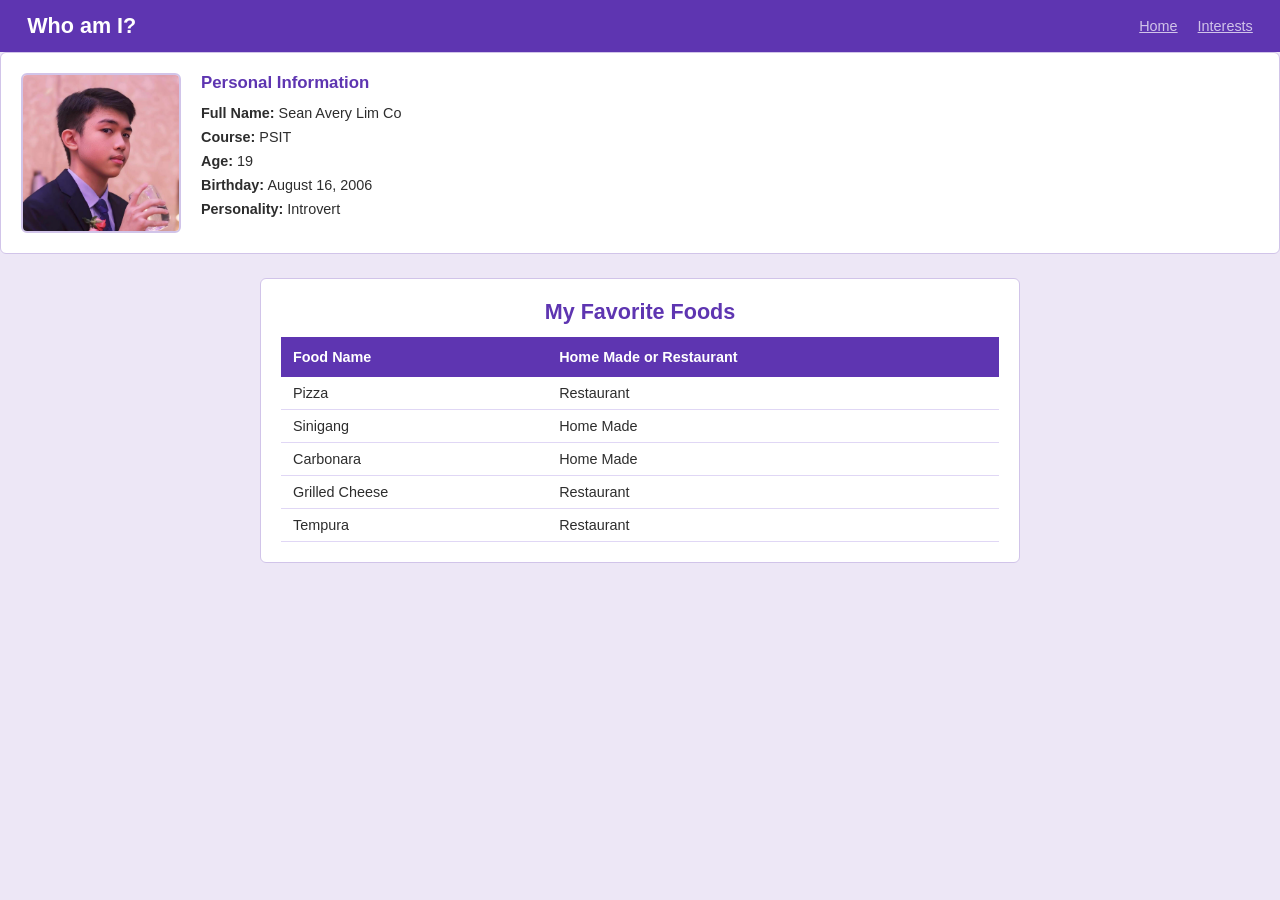
<file: index.html>
<!DOCTYPE html>
<html>
<head>
  <title>Sean Avery Lim Co</title>
  <link rel="stylesheet" href="style.css">
</head>

<body>
  <header id="header">
    <h2>Who am I?</h2>
    <nav id="nav">
      <a href="index.html">Home</a>
      <a href="interests.html">Interests</a>
    </nav>
  </header>

    <section class="card" id="introduction">
      <img id="introduction-photo" src="me.png" alt="Sean Avery Lim Co">
      <div id="Information">
        <h3>Personal Information</h3>
        <div class="spacing"><span class="bold">Full Name:</span> Sean Avery Lim Co</div>
        <div class="spacing"><span class="bold">Course:</span> PSIT</div>
        <div class="spacing"><span class="bold">Age:</span> 19</div> 
        <div class="spacing"><span class="bold">Birthday:</span> August 16, 2006 </div>
        <div class="spacing"><span class="bold">Personality:</span> Introvert</div>
      </div>
    </section>


    <main id="separator">
    <section class="card" id="foods">
      <h2>My Favorite Foods</h2>
      <table id="foods-table">
        <thead>
          <tr>
            <th>Food Name</th>
            <th>Home Made or Restaurant</th>
          </tr>
        </thead>
        <tbody>
          <tr><td>Pizza</td><td>Restaurant</td></tr>
          <tr><td>Sinigang</td><td>Home Made</td></tr>
          <tr><td>Carbonara</td><td>Home Made</td></tr>
          <tr><td>Grilled Cheese</td><td>Restaurant</td></tr>
          <tr><td>Tempura</td><td>Restaurant</td></tr>
        </tbody>
      </table>
    </section>
  </main>

</body>
</html>
</file>
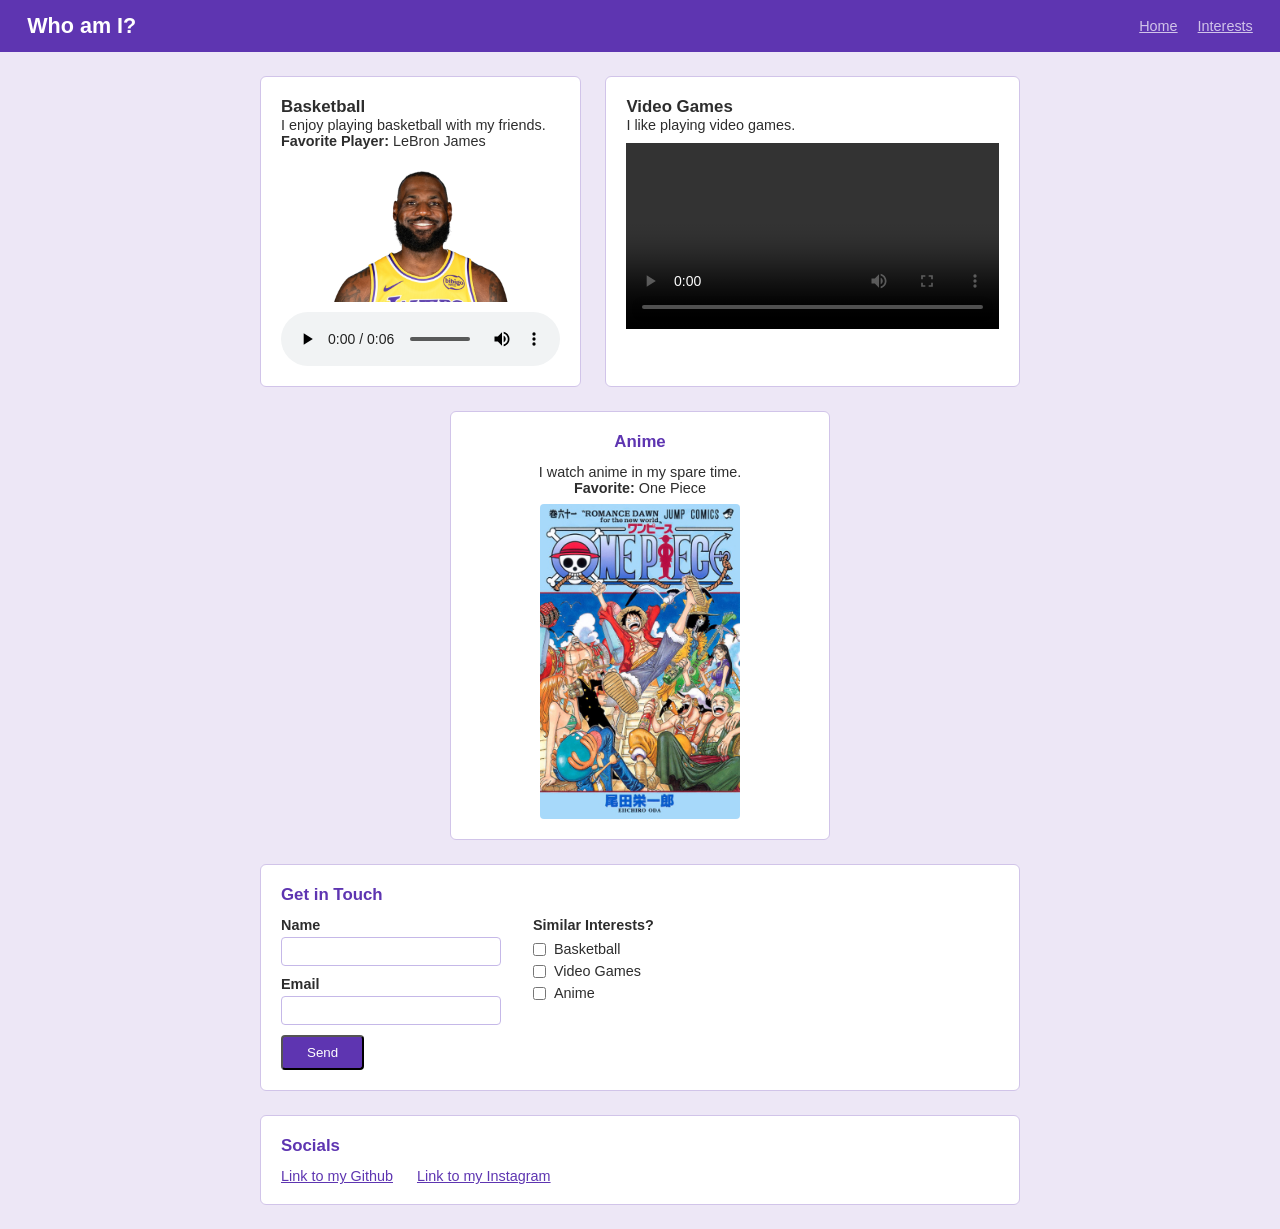
<file: interests.html>
<!DOCTYPE html>
<html>
<head>
  <title>Sean Avery Lim Co — Interests</title>
  <link rel="stylesheet" href="style.css">
</head>

<body>
  <header id="header">
    <h2>Who am I?</h2>
    <nav id="nav">
      <a href="index.html">Home</a>
      <a href="interests.html">Interests</a>
    </nav>
  </header>

  <main id="separator">
    <div id="first-row">
      <article class="interest-card" id="basketball">
        <h3>Basketball</h3>
        <p>I enjoy playing basketball with my friends.</p>
        <div class="spacing"><span class="bold">Favorite Player:</span> LeBron James</div>
        <img src="Lebron.png" alt="LeBron James" width="200">
        <audio controls>
          <source src="Basketball.mp3" type="audio/mpeg">
        </audio>
      </article>

      <article class="interest-card" id="videogames">
        <h3>Video Games</h3>
        <p>I like playing video games.</p>
        <video controls width="400">
          <source src="Valorant.mp4" type="video/mp4">
        </video>
      </article>
    </div>

    <div id="second-row">
      <article class="card interest-card" id="anime">
        <h3>Anime</h3>
        <p>I watch anime in my spare time.</p>
        <div class="spacing"><span class="bold">Favorite:</span> One Piece</div>
        <img src="OnePiece.jpg" alt="One Piece" width="200">
      </article>
    </div>

    <section class="card" id="contact">
      <h3>Get in Touch</h3>
      <div id="contact-form">
        <div class="get-in-touch">
          <div class="contact">
            <label for="contact-name">Name</label>
            <input type="text" id="contact-name" name="name">
          </div>

          <div class="contact">
            <label for="contact-email">Email</label>
            <input type="email" id="contact-email" name="email">
          </div>
          <button id="button-send">Send</button>
        </div>

        <div class="contact-interests">
          <p>Similar Interests?</p>
          <div class="checkbox-row">
            <input type="checkbox" id="checkbox-basketball" name="basketball">
            <label for="checkbox-basketball">Basketball</label>
          </div>
          
          <div class="checkbox-row">
            <input type="checkbox" id="checkbox-videogames" name="videogames">
            <label for="checkbox-videogames">Video Games</label>
          </div>
          <div class="checkbox-row">
            <input type="checkbox" id="checkbox-anime" name="anime">
            <label for="checkbox-anime">Anime</label>
          </div>
        </div>
      </div>
    </section>

    <section class="card" id="socials">
      <h3>Socials</h3>
      <a class="social" href="https://github.com/SeanCo16" target="_blank">Link to my Github</a>
      <a class="social" href="https://www.instagram.com/seann.co/" target="_blank">Link to my Instagram</a>
    </section>

  </main>

</body>
</html>
</file>
<file: style.css>
* {
  box-sizing: border-box;
  margin: 0;
  padding: 0;
}
 
body {
  font-family: Arial, sans-serif;
  background-color: #ede7f6;
  color: #2d2d2d;
  font-size: 0.90rem;
}

#header {
  background-color: #5e35b1;
  padding: 0.8rem 1.7rem;
  display: flex;
  justify-content: space-between;
  align-items: center;
}
 
#header h2 {
  color: white;
}
 
#nav a {
  color: #d1c4e9;
  margin-left: 1rem;
}
 
#nav a:hover {
  color: white;
  text-decoration: underline;
}
 
#separator {
  max-width: 50rem;
  margin: 1.5rem auto;
  padding: 0 1.25rem;
  display: flex;
  flex-direction: column;
  gap: 1.5rem;
}
 
.card,
.interest-card {
  background-color: white;
  border: 1px solid #d1c4e9;
  border-radius: 6px;
  padding: 20px;
}
 
.card h2,
.card h3 {
  color: #5e35b1;
  margin-bottom: 12px;
}
 
#introduction {
  display: flex;
  gap: 20px;
}
 
#introduction-photo {
  width: 160px;
  height: 160px;
  border-radius: 6px;
  border: 2px solid #d1c4e9;
}
 
.spacing {
  margin-bottom: 8px;
}
 
.bold {
  font-weight: bold;
}
 
#foods h2 {
  text-align: center;
}
 
#foods-table {
  width: 100%;
  border-collapse: collapse;
}
 
#foods-table th {
  background-color: #5e35b1;
  color: white;
  padding: 12px;
  text-align: left;
}
 
#foods-table td {
  padding: 8px 12px;
  border-bottom: 1px solid #e0d7f5;
}

#first-row {
  display: flex;
  gap: 1.5rem;
}

#interest-card {
  flex: 1;
  min-height: 20rem;
}

#second-row {
  display: flex;
  justify-content: center;
}
 
#anime {
  width: 50%;
  min-height: 23rem;
  text-align: center;
}
 
.interest-card img {
  border-radius: 4px;
  display: block;
  margin-left: auto;
  margin-right: auto;
}
 
.interest-card audio,
.interest-card video {
  display: block;
  margin-top: 10px;
  max-width: 100%;
}

#contact-form {
  display: flex;
  gap: 32px;
}
 
.contact {
  margin-bottom: 10px;
}
 
.contact label {
  display: block;
  font-weight: bold;
  margin-bottom: 4px;
}
 
.contact input {
  padding: 6px 10px;
  border: 1px solid #c5b8e8;
  border-radius: 4px;
  width: 220px;
}
 
.contact-interests p {
  font-weight: bold;
  margin-bottom: 8px;
}
 
.checkbox-row {
  display: flex;
  align-items: center;
  gap: 8px;
  margin-bottom: 6px;
}

#button-send {
  background-color: #5e35b1;
  color: white;
  padding: 0.5rem 1.5rem;
  border-radius: 0.25rem;
}

#button-send:hover {
  background-color: #7c4dca;
}

.social {
  color: #5e35b1;
  margin-right: 20px;
}
 
.social:hover {
  text-decoration: underline;
}
</file>
